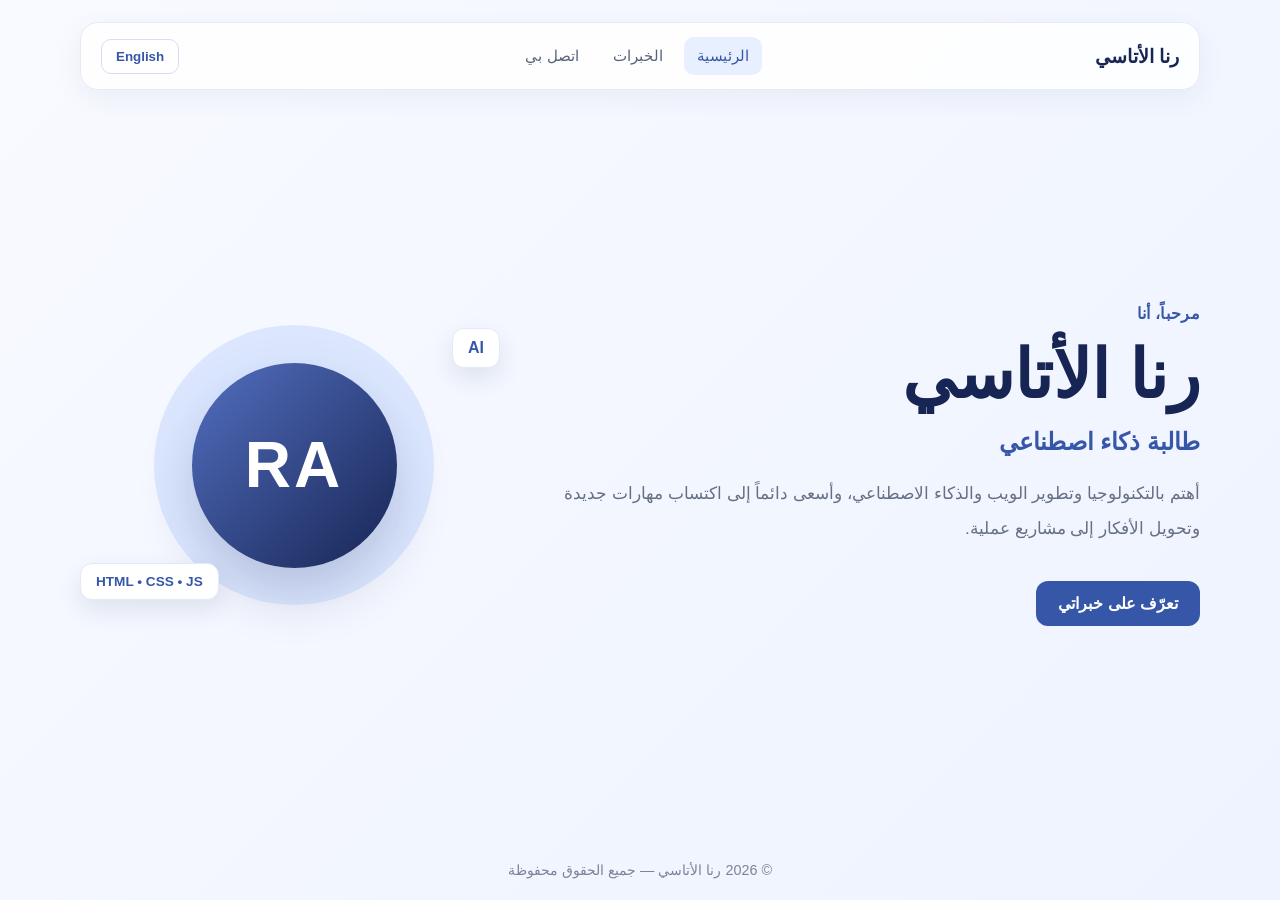
<file: index.html>
<!DOCTYPE html>
<html lang="ar" dir="rtl">
<head>
  <meta charset="UTF-8">
  <meta name="viewport" content="width=device-width, initial-scale=1.0">
  <meta name="description" content="الموقع الشخصي لرنا الأتاسي">
  <title>رنا الأتاسي | الصفحة الرئيسية</title>
  <link rel="stylesheet" href="style.css">
</head>
<body>
  <header class="site-header">
    <a class="brand" href="index.html">رنا الأتاسي</a>
    <nav>
      <a class="active" href="index.html" data-ar="الرئيسية" data-en="Home">الرئيسية</a>
      <a href="experience.html" data-ar="الخبرات" data-en="Experience">الخبرات</a>
      <a href="contact.html" data-ar="اتصل بي" data-en="Contact">اتصل بي</a>
    </nav>
    <button class="lang-btn" id="languageToggle" type="button">English</button>
  </header>

  <main class="hero">
    <div class="hero-content">
      <p class="eyebrow" data-ar="مرحباً، أنا" data-en="Hello, I am">مرحباً، أنا</p>
      <h1 data-ar="رنا الأتاسي" data-en="Rana Al-Atassi">رنا الأتاسي</h1>
      <h2 data-ar="طالبة ذكاء اصطناعي" data-en="Artificial Intelligence Student">طالبة ذكاء اصطناعي</h2>
      <p class="intro" data-ar="أهتم بالتكنولوجيا وتطوير الويب والذكاء الاصطناعي، وأسعى دائماً إلى اكتساب مهارات جديدة وتحويل الأفكار إلى مشاريع عملية." data-en="I am interested in technology, web development, and artificial intelligence. I am always eager to learn new skills and turn ideas into practical projects.">
        أهتم بالتكنولوجيا وتطوير الويب والذكاء الاصطناعي، وأسعى دائماً إلى اكتساب مهارات جديدة وتحويل الأفكار إلى مشاريع عملية.
      </p>
      <a class="primary-link" href="experience.html" data-ar="تعرّف على خبراتي" data-en="Explore my experience">تعرّف على خبراتي</a>
    </div>
    <div class="hero-art" aria-hidden="true">
      <div class="circle circle-one"></div><div class="circle circle-two"></div>
      <div class="initials">RA</div>
      <span class="floating-tag tag-one">AI</span><span class="floating-tag tag-two">HTML • CSS • JS</span>
    </div>
  </main>

  <footer><span data-ar="© 2026 رنا الأتاسي — جميع الحقوق محفوظة" data-en="© 2026 Rana Al-Atassi — All rights reserved">© 2026 رنا الأتاسي — جميع الحقوق محفوظة</span></footer>
  <script src="script.js"></script>
</body>
</html>
</file>
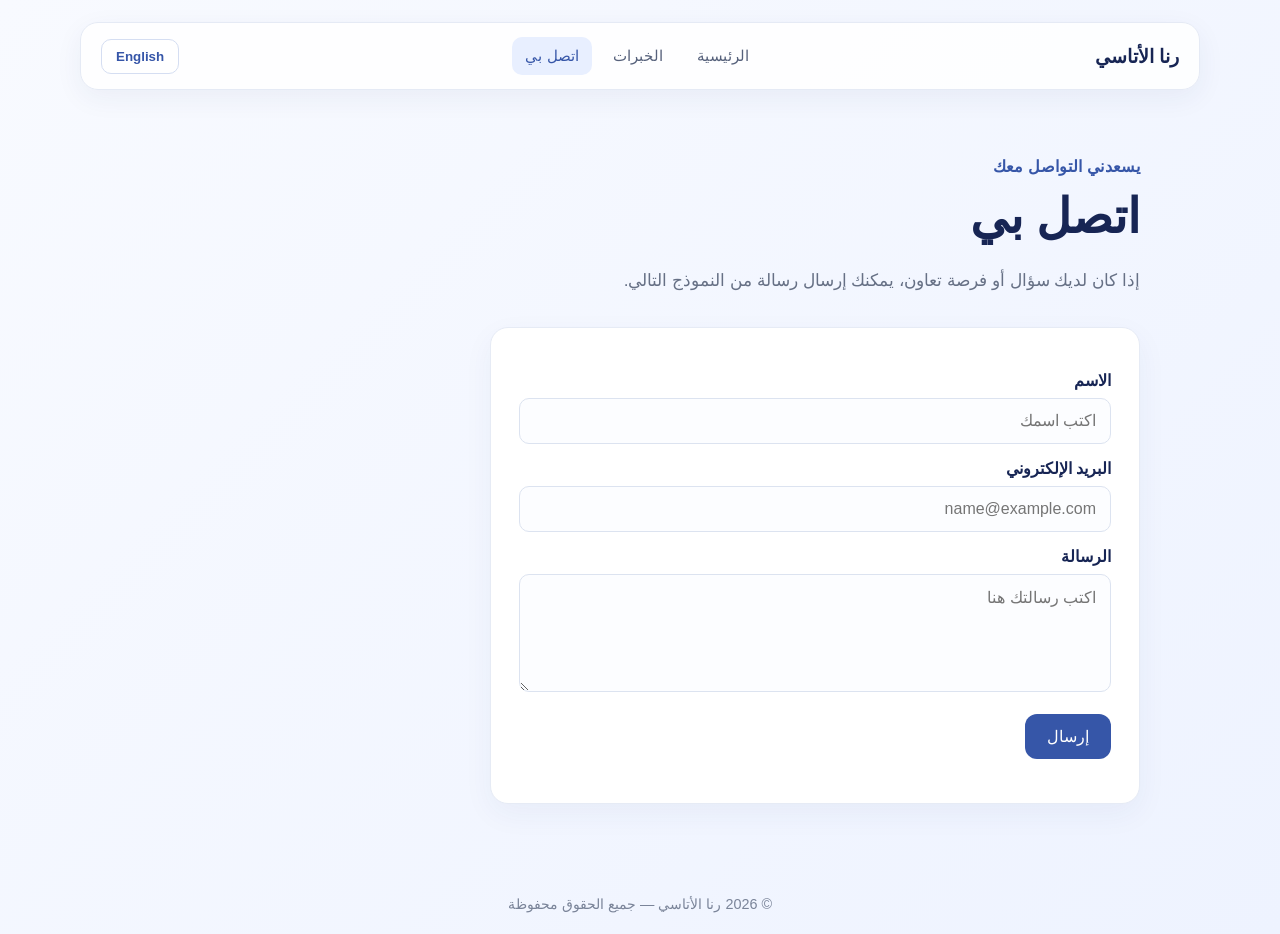
<file: contact.html>
<!DOCTYPE html>
<html lang="ar" dir="rtl">
<head>
  <meta charset="UTF-8">
  <meta name="viewport" content="width=device-width, initial-scale=1.0">
  <title>رنا الأتاسي | اتصل بي</title>
  <link rel="stylesheet" href="style.css">
</head>
<body>
  <header class="site-header">
    <a class="brand" href="index.html">رنا الأتاسي</a>
    <nav>
      <a href="index.html" data-ar="الرئيسية" data-en="Home">الرئيسية</a>
      <a href="experience.html" data-ar="الخبرات" data-en="Experience">الخبرات</a>
      <a class="active" href="contact.html" data-ar="اتصل بي" data-en="Contact">اتصل بي</a>
    </nav>
    <button class="lang-btn" id="languageToggle" type="button">English</button>
  </header>

  <main class="page contact-page">
    <p class="eyebrow" data-ar="يسعدني التواصل معك" data-en="Let's connect">يسعدني التواصل معك</p>
    <h1 data-ar="اتصل بي" data-en="Contact Me">اتصل بي</h1>
    <p class="page-lead" data-ar="إذا كان لديك سؤال أو فرصة تعاون، يمكنك إرسال رسالة من النموذج التالي." data-en="If you have a question or collaboration opportunity, send me a message using the form below.">إذا كان لديك سؤال أو فرصة تعاون، يمكنك إرسال رسالة من النموذج التالي.</p>

    <form class="contact-form" id="contactForm">
      <label for="name" data-ar="الاسم" data-en="Name">الاسم</label>
      <input id="name" name="name" type="text" required placeholder="اكتب اسمك">
      <label for="email" data-ar="البريد الإلكتروني" data-en="Email">البريد الإلكتروني</label>
      <input id="email" name="email" type="email" required placeholder="name@example.com">
      <label for="message" data-ar="الرسالة" data-en="Message">الرسالة</label>
      <textarea id="message" name="message" rows="5" required placeholder="اكتب رسالتك هنا"></textarea>
      <button class="primary-link submit-btn" type="submit" data-ar="إرسال" data-en="Send">إرسال</button>
      <p class="form-note" id="formNote" role="status"></p>
    </form>
  </main>

  <footer><span data-ar="© 2026 رنا الأتاسي — جميع الحقوق محفوظة" data-en="© 2026 Rana Al-Atassi — All rights reserved">© 2026 رنا الأتاسي — جميع الحقوق محفوظة</span></footer>
  <script src="script.js"></script>
</body>
</html>
</file>
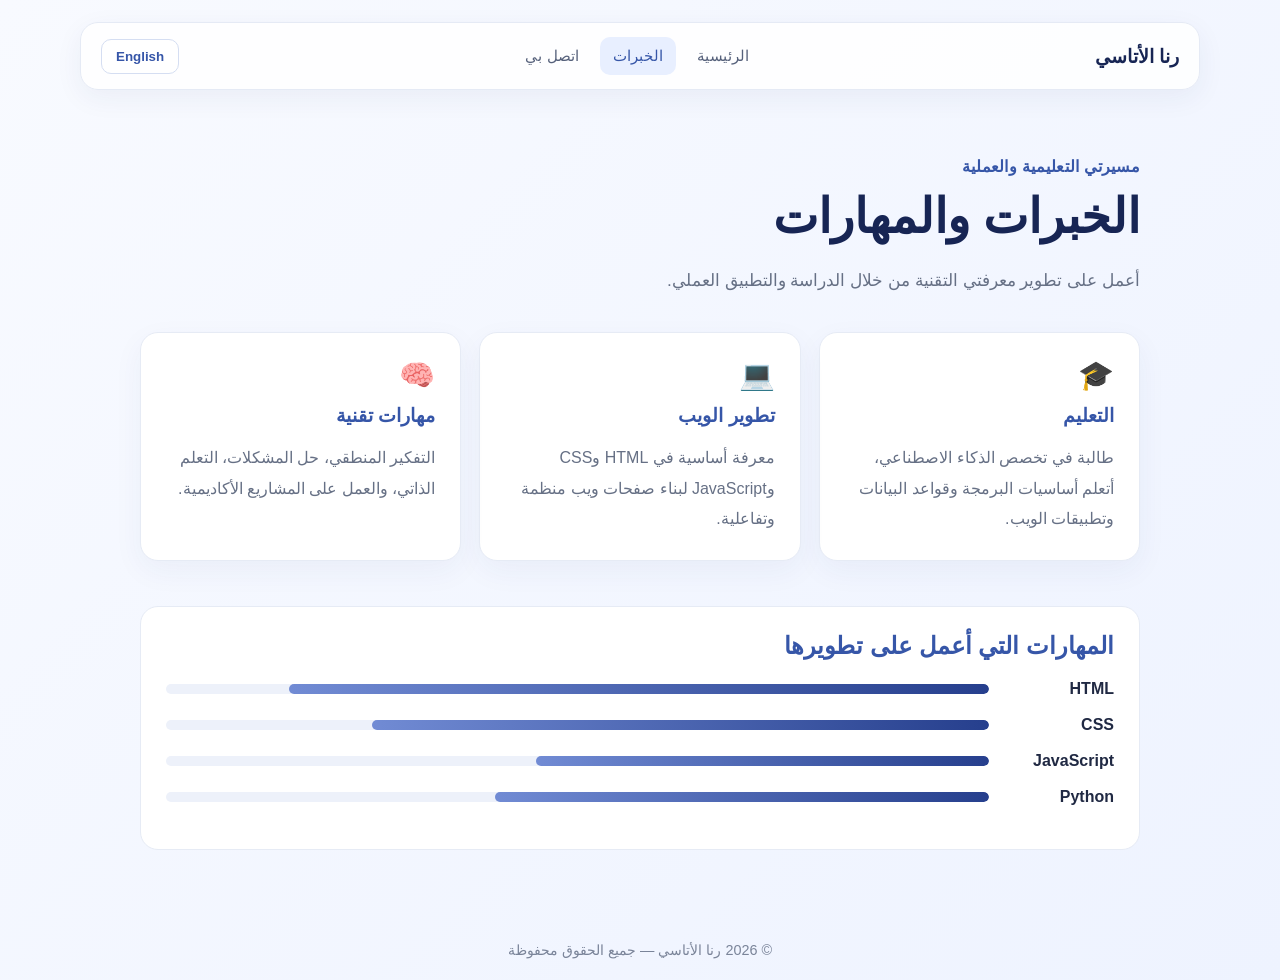
<file: experience.html>
<!DOCTYPE html>
<html lang="ar" dir="rtl">
<head>
  <meta charset="UTF-8">
  <meta name="viewport" content="width=device-width, initial-scale=1.0">
  <title>رنا الأتاسي | الخبرات</title>
  <link rel="stylesheet" href="style.css">
</head>
<body>
  <header class="site-header">
    <a class="brand" href="index.html">رنا الأتاسي</a>
    <nav>
      <a href="index.html" data-ar="الرئيسية" data-en="Home">الرئيسية</a>
      <a class="active" href="experience.html" data-ar="الخبرات" data-en="Experience">الخبرات</a>
      <a href="contact.html" data-ar="اتصل بي" data-en="Contact">اتصل بي</a>
    </nav>
    <button class="lang-btn" id="languageToggle" type="button">English</button>
  </header>

  <main class="page">
    <p class="eyebrow" data-ar="مسيرتي التعليمية والعملية" data-en="My learning journey">مسيرتي التعليمية والعملية</p>
    <h1 data-ar="الخبرات والمهارات" data-en="Experience & Skills">الخبرات والمهارات</h1>
    <p class="page-lead" data-ar="أعمل على تطوير معرفتي التقنية من خلال الدراسة والتطبيق العملي." data-en="I develop my technical knowledge through study and hands-on practice.">أعمل على تطوير معرفتي التقنية من خلال الدراسة والتطبيق العملي.</p>

    <section class="cards">
      <article class="info-card">
        <div class="card-icon">🎓</div>
        <h2 data-ar="التعليم" data-en="Education">التعليم</h2>
        <p data-ar="طالبة في تخصص الذكاء الاصطناعي، أتعلم أساسيات البرمجة وقواعد البيانات وتطبيقات الويب." data-en="Artificial Intelligence student learning programming fundamentals, databases, and web applications.">طالبة في تخصص الذكاء الاصطناعي، أتعلم أساسيات البرمجة وقواعد البيانات وتطبيقات الويب.</p>
      </article>
      <article class="info-card">
        <div class="card-icon">💻</div>
        <h2 data-ar="تطوير الويب" data-en="Web Development">تطوير الويب</h2>
        <p data-ar="معرفة أساسية في HTML وCSS وJavaScript لبناء صفحات ويب منظمة وتفاعلية." data-en="Foundational knowledge of HTML, CSS, and JavaScript for building structured, interactive web pages.">معرفة أساسية في HTML وCSS وJavaScript لبناء صفحات ويب منظمة وتفاعلية.</p>
      </article>
      <article class="info-card">
        <div class="card-icon">🧠</div>
        <h2 data-ar="مهارات تقنية" data-en="Technical Skills">مهارات تقنية</h2>
        <p data-ar="التفكير المنطقي، حل المشكلات، التعلم الذاتي، والعمل على المشاريع الأكاديمية." data-en="Logical thinking, problem solving, self-learning, and working on academic projects.">التفكير المنطقي، حل المشكلات، التعلم الذاتي، والعمل على المشاريع الأكاديمية.</p>
      </article>
    </section>

    <section class="skills">
      <h2 data-ar="المهارات التي أعمل على تطويرها" data-en="Skills I am developing">المهارات التي أعمل على تطويرها</h2>
      <div class="skill"><span>HTML</span><div><i style="width:85%"></i></div></div>
      <div class="skill"><span>CSS</span><div><i style="width:75%"></i></div></div>
      <div class="skill"><span>JavaScript</span><div><i style="width:55%"></i></div></div>
      <div class="skill"><span>Python</span><div><i style="width:60%"></i></div></div>
    </section>
  </main>

  <footer><span data-ar="© 2026 رنا الأتاسي — جميع الحقوق محفوظة" data-en="© 2026 Rana Al-Atassi — All rights reserved">© 2026 رنا الأتاسي — جميع الحقوق محفوظة</span></footer>
  <script src="script.js"></script>
</body>
</html>
</file>
<file: style.css>
:root {
  --navy: #172554;
  --blue: #3656a8;
  --sky: #e8efff;
  --ink: #202943;
  --muted: #667085;
  --paper: #f8faff;
  --white: #ffffff;
}
* { box-sizing: border-box; }
body {
  margin: 0; min-height: 100vh; display: flex; flex-direction: column;
  font-family: Tahoma, Arial, sans-serif; color: var(--ink);
  background: linear-gradient(135deg, #f8faff 0%, #eef3ff 100%);
}
.site-header {
  width: min(1120px, 92%); margin: 22px auto; padding: 14px 20px;
  display: flex; align-items: center; justify-content: space-between; gap: 18px;
  background: rgba(255,255,255,.88); border: 1px solid #e5eaf5;
  border-radius: 18px; box-shadow: 0 8px 28px rgba(31,55,110,.06);
}
.brand { color: var(--navy); font-size: 1.2rem; font-weight: 800; text-decoration: none; white-space: nowrap; }
nav { display: flex; gap: 8px; flex-wrap: wrap; justify-content: center; }
nav a { color: #56617b; text-decoration: none; padding: 10px 13px; border-radius: 10px; font-size: .95rem; }
nav a:hover, nav a.active { background: var(--sky); color: var(--blue); }
.lang-btn { border: 1px solid #d5def2; background: white; color: var(--blue); padding: 9px 14px; border-radius: 10px; cursor: pointer; font-weight: 700; }
.hero { width: min(1120px, 90%); margin: auto; padding: 58px 0 80px; display: grid; grid-template-columns: 1.2fr .8fr; align-items: center; gap: 50px; flex: 1; }
.eyebrow { color: var(--blue); font-weight: 700; letter-spacing: .3px; margin: 0 0 12px; }
h1 { color: var(--navy); font-size: clamp(2.3rem, 6vw, 4.2rem); margin: 0 0 12px; line-height: 1.2; }
h2 { color: var(--blue); }
.hero-content h2 { font-size: 1.5rem; margin: 0 0 20px; }
.intro, .page-lead { color: var(--muted); line-height: 2; font-size: 1.08rem; max-width: 650px; }
.primary-link { display: inline-block; margin-top: 18px; padding: 13px 22px; color: white; background: var(--blue); border: 0; border-radius: 12px; text-decoration: none; font-weight: 700; cursor: pointer; }
.primary-link:hover { background: var(--navy); }
.hero-art { min-height: 330px; position: relative; display: grid; place-items: center; }
.circle { position: absolute; border-radius: 50%; }
.circle-one { width: 280px; height: 280px; background: #dce7ff; }
.circle-two { width: 205px; height: 205px; background: linear-gradient(135deg, #536fc0, #172554); box-shadow: 0 25px 55px rgba(23,37,84,.2); }
.initials { z-index: 1; color: white; font-size: 4rem; font-weight: 800; letter-spacing: 3px; }
.floating-tag { position: absolute; z-index: 2; background: white; color: var(--blue); border: 1px solid #e3e9f6; border-radius: 12px; padding: 10px 15px; box-shadow: 0 10px 25px rgba(23,37,84,.1); font-weight: 700; }
.tag-one { top: 28px; right: 8px; }.tag-two { bottom: 30px; left: 0; font-size: .85rem; }
.page { width: min(1000px, 90%); margin: 45px auto 70px; flex: 1; }
.page h1 { font-size: clamp(2rem, 5vw, 3rem); }
.cards { display: grid; grid-template-columns: repeat(3, 1fr); gap: 18px; margin: 35px 0 45px; }
.info-card { background: white; padding: 25px; border-radius: 18px; border: 1px solid #e6ebf5; box-shadow: 0 10px 30px rgba(31,55,110,.05); }
.info-card h2 { font-size: 1.2rem; margin: 12px 0 8px; }
.info-card p { color: var(--muted); line-height: 1.9; margin-bottom: 0; }
.card-icon { font-size: 1.8rem; }
.skills { background: white; padding: 25px; border: 1px solid #e6ebf5; border-radius: 18px; }
.skills h2 { margin-top: 0; }
.skill { display: grid; grid-template-columns: 110px 1fr; align-items: center; gap: 15px; margin: 18px 0; font-weight: 700; }
.skill div { height: 10px; background: #edf1fa; border-radius: 20px; overflow: hidden; }
.skill i { display: block; height: 100%; background: linear-gradient(90deg, #718bd4, #263f8d); border-radius: inherit; }
.contact-form { max-width: 650px; background: white; border: 1px solid #e6ebf5; border-radius: 18px; padding: 28px; margin-top: 30px; box-shadow: 0 10px 30px rgba(31,55,110,.05); }
.contact-form label { display: block; margin: 15px 0 8px; font-weight: 700; color: var(--navy); }
.contact-form input, .contact-form textarea { width: 100%; padding: 13px 14px; border: 1px solid #dce3f0; border-radius: 10px; font: inherit; background: #fcfdff; }
.contact-form input:focus, .contact-form textarea:focus { outline: 2px solid #c6d5ff; border-color: var(--blue); }
.submit-btn { font: inherit; }
.form-note { color: #28734a; font-weight: 700; }
footer { text-align: center; padding: 22px; color: #7a8499; font-size: .9rem; }
@media (max-width: 760px) {
  .site-header { flex-wrap: wrap; justify-content: center; }
  .brand { width: 100%; text-align: center; }
  nav { order: 3; width: 100%; }
  .hero { grid-template-columns: 1fr; text-align: center; padding-top: 35px; gap: 10px; }
  .hero-art { min-height: 280px; }
  .cards { grid-template-columns: 1fr; }
  .page { margin-top: 30px; }
}
</file>
